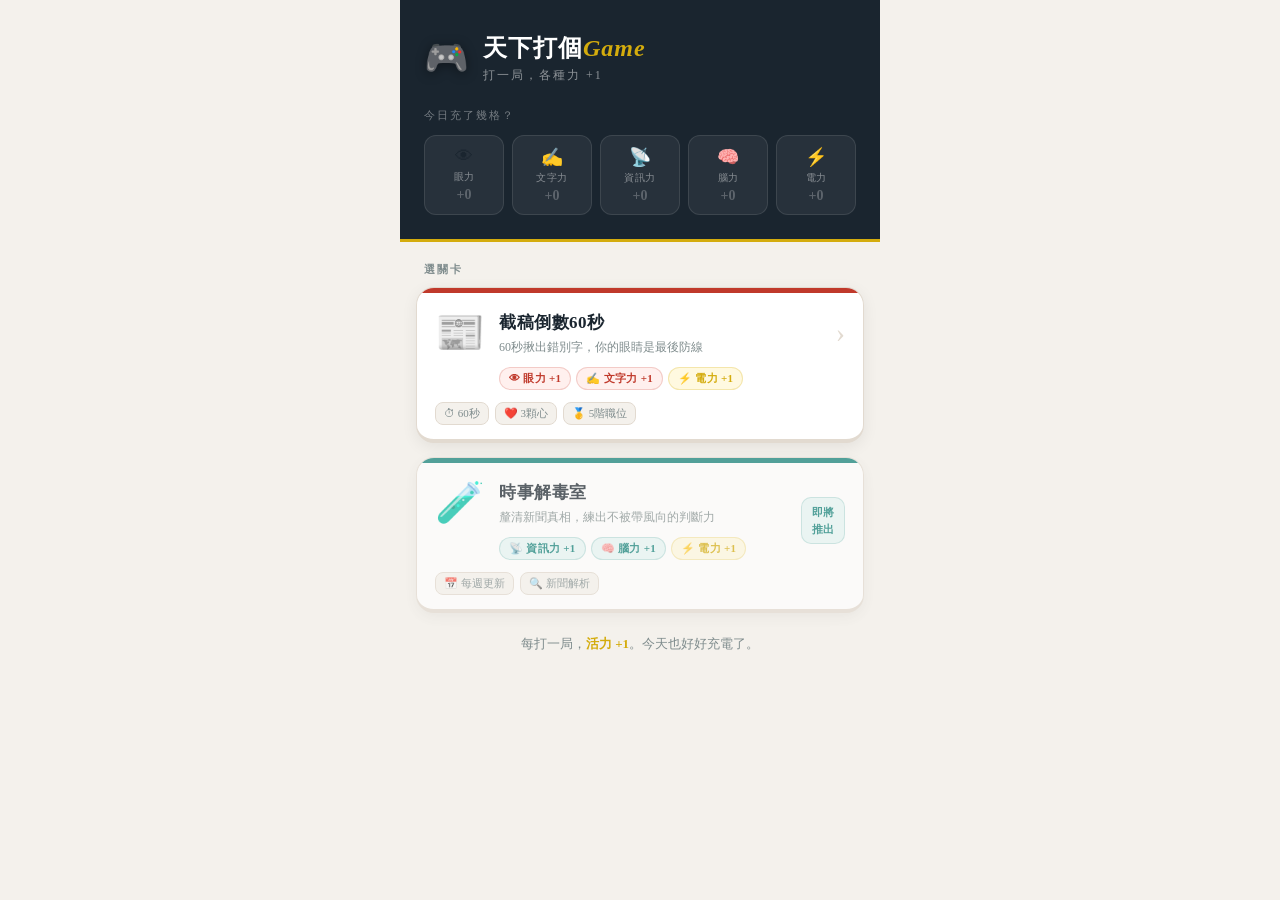
<file: index.html>
<!DOCTYPE html>
<html lang="zh-TW">
<head>
  <meta charset="UTF-8">
  <meta name="viewport" content="width=device-width, initial-scale=1.0">
  <title>天下打個Game</title>
  <link rel="stylesheet" href="lobby.css">
</head>
<body>

<div class="lobby-wrap">

  <!-- ── 品牌 Header ── -->
  <div class="lobby-header">
    <div class="brand-row">
      <div class="brand-icon">🎮</div>
      <div class="brand-text">
        <div class="brand-name">天下打個<span class="brand-game">Game</span></div>
        <div class="brand-sub">打一局，各種力 +1</div>
      </div>
    </div>
  </div>

  <!-- ── 今日能量板 ── -->
  <div class="energy-board">
    <div class="energy-title">今日充了幾格？</div>
    <div class="energy-stats" id="energy-stats">
      <div class="estat" data-key="eye">
        <span class="estat-icon">👁</span>
        <span class="estat-label">眼力</span>
        <span class="estat-plus" id="stat-eye">+0</span>
      </div>
      <div class="estat" data-key="word">
        <span class="estat-icon">✍️</span>
        <span class="estat-label">文字力</span>
        <span class="estat-plus" id="stat-word">+0</span>
      </div>
      <div class="estat" data-key="info">
        <span class="estat-icon">📡</span>
        <span class="estat-label">資訊力</span>
        <span class="estat-plus" id="stat-info">+0</span>
      </div>
      <div class="estat" data-key="brain">
        <span class="estat-icon">🧠</span>
        <span class="estat-label">腦力</span>
        <span class="estat-plus" id="stat-brain">+0</span>
      </div>
      <div class="estat" data-key="power">
        <span class="estat-icon">⚡</span>
        <span class="estat-label">電力</span>
        <span class="estat-plus" id="stat-power">+0</span>
      </div>
    </div>
  </div>

  <!-- ── 選關卡 ── -->
  <div class="section-label">選關卡</div>

  <div class="game-cards">

    <!-- 截稿倒數60秒 -->
    <a class="game-card card-red" href="proofreading.html">
      <div class="card-inner">
        <div class="card-left">
          <div class="card-emoji">📰</div>
          <div class="card-info">
            <div class="card-title">截稿倒數60秒</div>
            <div class="card-desc">60秒揪出錯別字，你的眼睛是最後防線</div>
            <div class="stat-chips">
              <span class="chip chip-red">👁 眼力 +1</span>
              <span class="chip chip-red">✍️ 文字力 +1</span>
              <span class="chip chip-yellow">⚡ 電力 +1</span>
            </div>
          </div>
        </div>
        <div class="card-arrow">›</div>
      </div>
      <div class="card-meta-row">
        <span class="meta-chip">⏱ 60秒</span>
        <span class="meta-chip">❤️ 3顆心</span>
        <span class="meta-chip">🥇 5階職位</span>
      </div>
    </a>

    <!-- 時事解毒室 -->
    <div class="game-card card-teal card-locked">
      <div class="card-inner">
        <div class="card-left">
          <div class="card-emoji">🧪</div>
          <div class="card-info">
            <div class="card-title">時事解毒室</div>
            <div class="card-desc">釐清新聞真相，練出不被帶風向的判斷力</div>
            <div class="stat-chips">
              <span class="chip chip-teal">📡 資訊力 +1</span>
              <span class="chip chip-teal">🧠 腦力 +1</span>
              <span class="chip chip-yellow">⚡ 電力 +1</span>
            </div>
          </div>
        </div>
        <div class="card-coming">即將<br>推出</div>
      </div>
      <div class="card-meta-row">
        <span class="meta-chip">📅 每週更新</span>
        <span class="meta-chip">🔍 新聞解析</span>
      </div>
    </div>

  </div>

  <!-- ── 底部說明 ── -->
  <div class="lobby-footer">
    <p>每打一局，<strong>活力 +1</strong>。今天也好好充電了。</p>
  </div>

</div>

<script>
const STREAK_KEY  = 'cw_charger_streak';
const PLAYED_KEY  = 'cw_played_today';

function getToday() {
  return new Date().toLocaleDateString('zh-TW');
}

function updateStats() {
  const today   = getToday();
  let played = {};
  try { played = JSON.parse(localStorage.getItem(PLAYED_KEY)) || {}; } catch {}

  const playedToday = played[today] || {};

  // 截稿倒數 → 眼力、文字力、電力
  const didProof = !!playedToday.proofreading;
  setPlus('stat-eye',   didProof ? '+1' : '+0', didProof);
  setPlus('stat-word',  didProof ? '+1' : '+0', didProof);
  setPlus('stat-power', didProof ? '+1' : '+0', didProof);

  // 時事解毒室 → 資訊力、腦力 (未推出，常態 +0)
  setPlus('stat-info',  '+0', false);
  setPlus('stat-brain', '+0', false);
}

function setPlus(id, text, active) {
  const el = document.getElementById(id);
  if (!el) return;
  el.textContent = text;
  el.classList.toggle('active', active);
  el.closest('.estat').classList.toggle('estat-active', active);
}

updateStats();
</script>

</body>
</html>
</file>
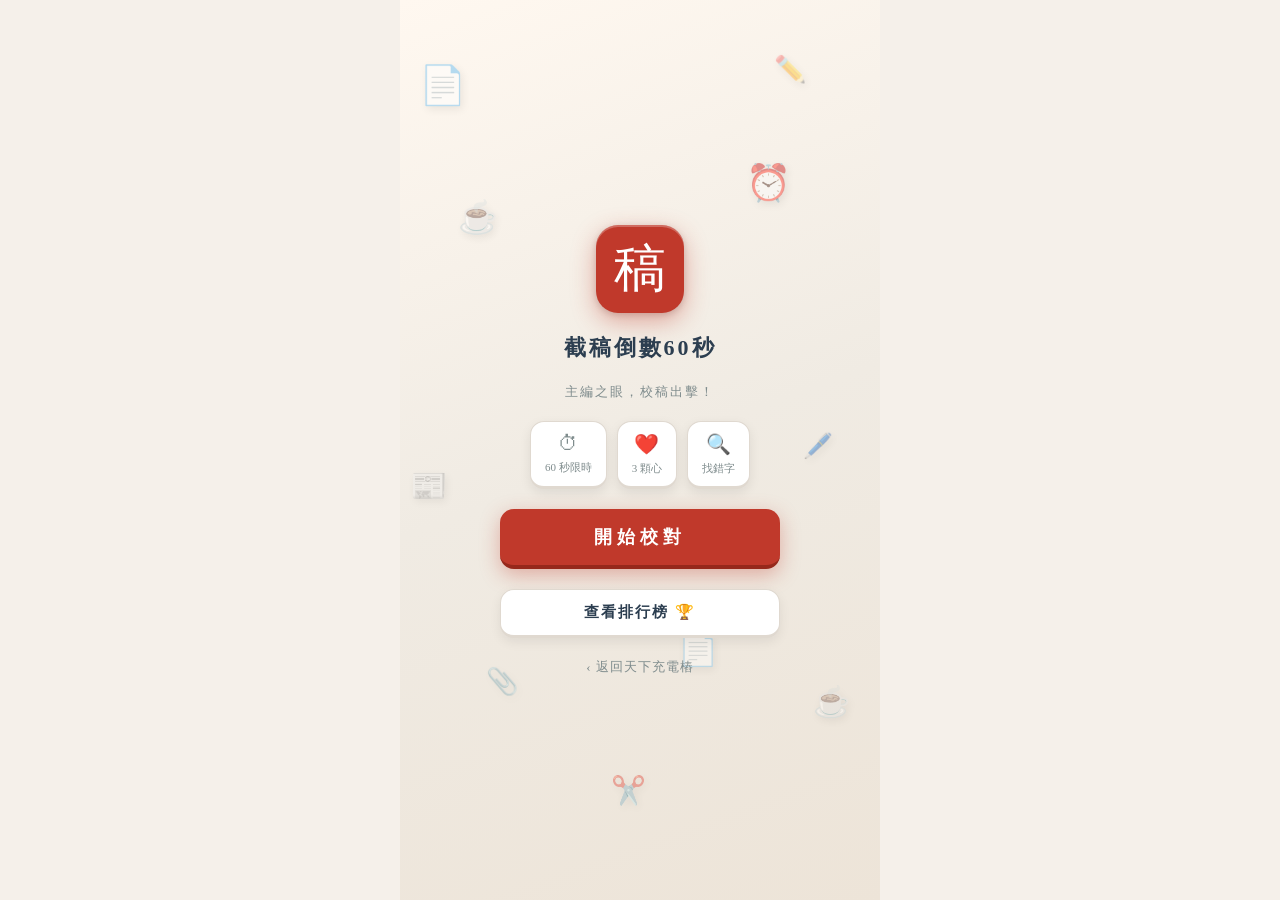
<file: proofreading.html>
<!DOCTYPE html>
<html lang="zh-TW">
<head>
  <meta charset="UTF-8">
  <meta name="viewport" content="width=device-width, initial-scale=1.0">
  <title>截稿倒數60秒</title>
  <link rel="stylesheet" href="style.css">
</head>
<body>

  <!-- ══════════ 開始畫面 ══════════ -->
  <div id="screen-start" class="screen active">
    <div class="start-wrap">

      <!-- 背景飄動裝飾 -->
      <div class="start-deco" aria-hidden="true">
        <span class="deco-item di-1">📄</span>
        <span class="deco-item di-2">✏️</span>
        <span class="deco-item di-3">☕</span>
        <span class="deco-item di-4">⏰</span>
        <span class="deco-item di-5">📰</span>
        <span class="deco-item di-6">🖊️</span>
        <span class="deco-item di-7">📄</span>
        <span class="deco-item di-8">📎</span>
        <span class="deco-item di-9">✂️</span>
        <span class="deco-item di-10">☕</span>
      </div>

      <div class="logo-box">稿</div>
      <h1 class="game-title">截稿倒數60秒</h1>
      <p class="game-sub">主編之眼，校稿出擊！</p>

      <div class="rule-row">
        <div class="rule-chip"><span class="icon">⏱</span>60 秒限時</div>
        <div class="rule-chip"><span class="icon">❤️</span>3 顆心</div>
        <div class="rule-chip"><span class="icon">🔍</span>找錯字</div>
      </div>

      <button id="start-btn" class="btn-primary">開始校對</button>
      <button id="lb-open-btn" class="btn-ghost">查看排行榜 🏆</button>
      <a href="index.html" style="position:relative;z-index:1;font-size:13px;color:var(--muted);text-decoration:none;letter-spacing:1px;">‹ 返回天下充電樁</a>
    </div>
  </div>

  <!-- ══════════ 遊戲畫面 ══════════ -->
  <div id="screen-game" class="screen">

    <div class="top-bar">
      <div class="hearts" id="hearts-display">❤️❤️❤️</div>

      <div class="timer-block">
        <div class="bar-label">剩餘時間</div>
        <div class="timer-num" id="global-timer">60</div>
      </div>

      <div class="score-block">
        <div class="score-label">分數</div>
        <div class="score-num" id="score-display">0</div>
        <div class="rank-display" id="rank-display">實習校稿員</div>
      </div>
    </div>

    <div class="bar-wrap">
      <div class="per-q-bar" id="per-q-bar"></div>
    </div>

    <div class="question-area">
      <p class="question-text" id="question-text">請找出文句中的錯字：</p>
    </div>

    <div class="char-tiles-area" id="char-tiles-area" style="display:none">
      <p class="ec-hint" id="ec-hint"></p>
      <div class="char-tiles" id="char-tiles"></div>
      <button id="char-confirm-btn" class="handwrite-submit-btn">確認</button>
    </div>

    <div class="explanation" id="explanation" style="display:none">
      <div class="answer-label" id="answer-label">✅ 正確答案：<span id="answer-display"></span></div>
      <div class="explanation-body" id="explanation-text"></div>
    </div>

  </div>

  <!-- ══════════ 結算畫面 ══════════ -->
  <div id="screen-end" class="screen">
    <div class="end-wrap">
      <div class="end-icon" id="end-icon">⏰</div>
      <h2 class="end-title" id="end-title">截稿時間到！</h2>
      <div class="final-score" id="final-score">0</div>
      <p class="unit-label">分</p>

      <div class="end-rank-badge" id="end-rank">實習校稿員</div>

      <div class="rank-ladder" id="rank-ladder"></div>

      <div class="stats-row">
        <div class="stat">
          <span class="stat-val" id="stat-correct">0</span>
          <span class="stat-label">答對</span>
        </div>
        <div class="stat">
          <span class="stat-val" id="stat-total">0</span>
          <span class="stat-label">作答</span>
        </div>
        <div class="stat">
          <span class="stat-val" id="stat-acc">0%</span>
          <span class="stat-label">正確率</span>
        </div>
      </div>

      <div class="new-record" id="new-record" style="display:none">🎉 新紀錄！</div>

      <button id="replay-btn" class="btn-primary">再校一輪</button>
      <button id="end-lb-btn" class="btn-ghost">查看排行榜 🏆</button>
      <button id="home-btn" class="btn-ghost">返回首頁</button>
    </div>
  </div>

  <!-- ══════════ 排行榜畫面 ══════════ -->
  <div id="screen-lb" class="screen">
    <div class="lb-header">
      <button id="lb-back-btn" class="lb-back-btn">‹ 返回</button>
      <h2 class="lb-title">排行榜</h2>
      <button id="lb-clear-btn" class="lb-clear-btn">清除</button>
    </div>
    <div class="lb-list" id="lb-list"></div>
    <p class="lb-empty" id="lb-empty" style="display:none">還沒有紀錄，快去挑戰吧！</p>
  </div>

  <script src="questions.js"></script>
  <script src="sounds.js"></script>
  <script src="game.js"></script>
</body>
</html>
</file>
<file: lobby.css>
*, *::before, *::after { box-sizing: border-box; margin: 0; padding: 0; }

:root {
  --red:      #C0392B;
  --red-lt:   #FFF0EE;
  --red-dk:   #8B1A10;
  --teal:     #0E7F77;
  --teal-lt:  #E6F6F5;
  --teal-dk:  #095951;
  --yellow:   #D4AC0D;
  --yellow-lt:#FFF9E0;
  --ink:      #1A252F;
  --muted:    #7F8C8D;
  --bg:       #F4F1EC;
  --card:     #FFFFFF;
  --border:   #E2DAD0;
}

body {
  font-family: 'Noto Serif TC', 'Microsoft JhengHei', '微軟正黑體', serif;
  background: var(--bg);
  color: var(--ink);
  min-height: 100dvh;
  display: flex;
  justify-content: center;
}

.lobby-wrap {
  width: 100%;
  max-width: 480px;
  min-height: 100dvh;
  display: flex;
  flex-direction: column;
  padding-bottom: 48px;
}

/* ══ HEADER ══ */
.lobby-header {
  padding: 32px 24px 24px;
  background: var(--ink);
}

.brand-row {
  display: flex;
  align-items: center;
  gap: 14px;
}

.brand-icon {
  font-size: 36px;
  line-height: 1;
  filter: drop-shadow(0 2px 6px rgba(0,0,0,.4));
}

.brand-name {
  font-size: 24px;
  font-weight: 900;
  letter-spacing: 1px;
  color: #FFFFFF;
}
.brand-game {
  color: var(--yellow);
  font-style: italic;
}
.brand-sub {
  font-size: 12px;
  color: rgba(255,255,255,.5);
  letter-spacing: 2px;
  margin-top: 3px;
}

/* ══ ENERGY BOARD ══ */
.energy-board {
  background: var(--ink);
  padding: 0 24px 24px;
  border-bottom: 3px solid var(--yellow);
}

.energy-title {
  font-size: 11px;
  letter-spacing: 2px;
  color: rgba(255,255,255,.4);
  margin-bottom: 12px;
  text-transform: uppercase;
}

.energy-stats {
  display: flex;
  gap: 8px;
  flex-wrap: wrap;
}

.estat {
  display: flex;
  flex-direction: column;
  align-items: center;
  gap: 3px;
  background: rgba(255,255,255,.06);
  border: 1px solid rgba(255,255,255,.1);
  border-radius: 12px;
  padding: 10px 12px;
  min-width: 58px;
  flex: 1;
  transition: background .2s, border-color .2s;
}
.estat-active {
  background: rgba(212,172,13,.12);
  border-color: rgba(212,172,13,.4);
}

.estat-icon  { font-size: 18px; }
.estat-label { font-size: 10px; color: rgba(255,255,255,.45); letter-spacing: 0.5px; }
.estat-plus  {
  font-size: 14px;
  font-weight: 900;
  color: rgba(255,255,255,.25);
  font-variant-numeric: tabular-nums;
  transition: color .2s;
}
.estat-plus.active {
  color: var(--yellow);
  text-shadow: 0 0 8px rgba(212,172,13,.6);
  animation: popIn .4s cubic-bezier(.34,1.56,.64,1);
}

@keyframes popIn {
  from { transform: scale(.6); opacity: 0; }
  to   { transform: scale(1);  opacity: 1; }
}

/* ══ SECTION LABEL ══ */
.section-label {
  font-size: 11px;
  font-weight: 700;
  letter-spacing: 2px;
  color: var(--muted);
  text-transform: uppercase;
  padding: 20px 24px 10px;
}

/* ══ GAME CARDS ══ */
.game-cards {
  display: flex;
  flex-direction: column;
  gap: 14px;
  padding: 0 16px;
}

.game-card {
  display: block;
  text-decoration: none;
  background: var(--card);
  border-radius: 18px;
  border: 1.5px solid var(--border);
  border-bottom: 4px solid var(--border);
  overflow: hidden;
  box-shadow: 0 4px 16px rgba(0,0,0,.07);
  transition: transform .12s, box-shadow .12s;
  cursor: pointer;
}
.game-card:not(.card-locked):hover {
  transform: translateY(-3px);
  box-shadow: 0 8px 24px rgba(0,0,0,.12);
}
.game-card:not(.card-locked):active {
  transform: translateY(1px);
  box-shadow: 0 2px 8px rgba(0,0,0,.08);
}

/* top accent bar */
.game-card::before {
  content: '';
  display: block;
  height: 5px;
}
.card-red::before   { background: var(--red); }
.card-teal::before  { background: var(--teal); }

.card-locked {
  cursor: default;
  opacity: .7;
}

.card-inner {
  display: flex;
  align-items: flex-start;
  gap: 14px;
  padding: 18px 18px 12px;
}

.card-emoji {
  font-size: 40px;
  line-height: 1;
  flex-shrink: 0;
  margin-top: 2px;
}

.card-left {
  display: flex;
  gap: 14px;
  flex: 1;
  min-width: 0;
}

.card-info { flex: 1; min-width: 0; }

.card-title {
  font-size: 17px;
  font-weight: 900;
  color: var(--ink);
  letter-spacing: 0.5px;
  margin-bottom: 4px;
}

.card-desc {
  font-size: 12px;
  color: var(--muted);
  line-height: 1.6;
  margin-bottom: 10px;
}

/* stat chips */
.stat-chips {
  display: flex;
  flex-wrap: wrap;
  gap: 5px;
}

.chip {
  font-size: 11px;
  font-weight: 700;
  padding: 3px 9px;
  border-radius: 20px;
  white-space: nowrap;
  letter-spacing: 0.3px;
}
.chip-red {
  background: var(--red-lt);
  color: var(--red);
  border: 1px solid rgba(192,57,43,.2);
}
.chip-teal {
  background: var(--teal-lt);
  color: var(--teal);
  border: 1px solid rgba(14,127,119,.2);
}
.chip-yellow {
  background: var(--yellow-lt);
  color: var(--yellow);
  border: 1px solid rgba(212,172,13,.25);
}

/* arrow */
.card-arrow {
  font-size: 28px;
  color: var(--border);
  font-weight: 300;
  line-height: 1;
  flex-shrink: 0;
  margin-top: 8px;
}
.card-red:hover .card-arrow   { color: var(--red); }

.card-coming {
  font-size: 11px;
  font-weight: 700;
  color: var(--teal);
  background: var(--teal-lt);
  border: 1px solid rgba(14,127,119,.2);
  border-radius: 10px;
  padding: 6px 10px;
  text-align: center;
  line-height: 1.5;
  flex-shrink: 0;
  align-self: center;
}

/* meta row */
.card-meta-row {
  display: flex;
  gap: 6px;
  padding: 0 18px 14px;
  flex-wrap: wrap;
}
.meta-chip {
  font-size: 11px;
  color: var(--muted);
  background: var(--bg);
  border: 1px solid var(--border);
  border-radius: 8px;
  padding: 3px 8px;
}

/* ══ FOOTER ══ */
.lobby-footer {
  margin: 20px 24px 0;
  text-align: center;
  font-size: 13px;
  color: var(--muted);
  line-height: 1.7;
}
.lobby-footer strong {
  color: var(--yellow);
  font-weight: 900;
}
</file>
<file: style.css>
*, *::before, *::after { box-sizing: border-box; margin: 0; padding: 0; }

:root {
  --red:    #C0392B;
  --red-dk: #96281B;
  --gold:   #D4AC0D;
  --gold-lt:#FFF3CD;
  --navy:   #1A252F;
  --ok:     #27AE60;
  --fail:   #E74C3C;
  --bg:     #F5F0EA;
  --card:   #FFFFFF;
  --muted:  #7F8C8D;
  --ink:    #2C3E50;
  --border: #E0D9D0;
}

body {
  font-family: 'Noto Serif TC', 'Microsoft JhengHei', '微軟正黑體', serif;
  background: var(--bg);
  color: var(--navy);
  min-height: 100dvh;
  display: flex;
  align-items: center;
  justify-content: center;
}

/* ── screens ── */
.screen {
  display: none;
  flex-direction: column;
  width: 100%;
  max-width: 480px;
  min-height: 100dvh;
}
.screen.active { display: flex; }

/* ═══════════════════════ START ═══════════════════════ */
.start-wrap {
  position: relative;
  display: flex;
  flex-direction: column;
  align-items: center;
  justify-content: center;
  gap: 20px;
  padding: 48px 28px;
  min-height: 100dvh;
  overflow: hidden;
  background: linear-gradient(160deg, #FFF8F0 0%, #F0EBE3 50%, #EDE4D8 100%);
}

/* ── 飄動裝飾（编輯室忙碌感） ── */
.start-deco {
  position: absolute;
  inset: 0;
  pointer-events: none;
  z-index: 0;
}
.deco-item {
  position: absolute;
  filter: drop-shadow(2px 3px 4px rgba(0,0,0,.15));
}

.di-1  { left: 4%;  top: 7%;  font-size: 38px; opacity:.5; animation: driftA 6.0s ease-in-out infinite; }
.di-2  { left: 78%; top: 6%;  font-size: 26px; opacity:.4; animation: driftB 7.2s ease-in-out infinite; animation-delay:-1.5s; }
.di-3  { left: 12%; top: 22%; font-size: 32px; opacity:.45; animation: driftC 8.0s ease-in-out infinite; animation-delay:-2s; }
.di-4  { left: 72%; top: 18%; font-size: 36px; opacity:.5; animation: driftA 5.5s ease-in-out infinite; animation-delay:-0.8s; }
.di-5  { left: 2%;  top: 52%; font-size: 30px; opacity:.38; animation: driftB 9.0s ease-in-out infinite; animation-delay:-3s; }
.di-6  { left: 84%; top: 48%; font-size: 24px; opacity:.42; animation: driftC 6.5s ease-in-out infinite; animation-delay:-2.5s; }
.di-7  { left: 58%; top: 70%; font-size: 32px; opacity:.4; animation: driftA 7.5s ease-in-out infinite; animation-delay:-1s; }
.di-8  { left: 18%; top: 74%; font-size: 26px; opacity:.35; animation: driftB 5.0s ease-in-out infinite; animation-delay:-4s; }
.di-9  { left: 44%; top: 86%; font-size: 28px; opacity:.4; animation: driftC 8.5s ease-in-out infinite; animation-delay:-1.8s; }
.di-10 { left: 86%; top: 76%; font-size: 30px; opacity:.38; animation: driftA 6.2s ease-in-out infinite; animation-delay:-3.5s; }

@keyframes driftA {
  0%,100% { transform: translateY(0)    rotate(-6deg); }
  40%      { transform: translateY(-20px) rotate(7deg); }
  70%      { transform: translateY(-8px)  rotate(-10deg); }
}
@keyframes driftB {
  0%,100% { transform: translateY(0)     rotate(8deg); }
  35%      { transform: translateY(-24px) rotate(-5deg); }
  65%      { transform: translateY(-10px) rotate(12deg); }
}
@keyframes driftC {
  0%,100% { transform: translateY(0)    rotate(-2deg) scale(1); }
  50%      { transform: translateY(-16px) rotate(9deg) scale(1.06); }
}

/* ── start content ── */
.logo-box {
  position: relative; z-index: 1;
  width: 88px; height: 88px;
  background: var(--red);
  color: #fff;
  font-size: 52px;
  display: flex; align-items: center; justify-content: center;
  border-radius: 22px;
  box-shadow:
    0 2px 0 rgba(255,255,255,.25) inset,
    0 8px 24px rgba(192,57,43,.4),
    0 2px 6px rgba(0,0,0,.15);
}

.game-title {
  position: relative; z-index: 1;
  font-size: 22px; font-weight: 900; letter-spacing: 3px;
  color: var(--ink);
}
.game-sub {
  position: relative; z-index: 1;
  font-size: 13px; color: var(--muted); letter-spacing: 2px;
}

/* rule chips */
.rule-row { position: relative; z-index: 1; display: flex; gap: 10px; }
.rule-chip {
  display: flex; flex-direction: column; align-items: center; gap: 5px;
  background: var(--card);
  border: 1px solid var(--border);
  border-bottom: 3px solid var(--border);
  border-radius: 14px; padding: 10px 14px;
  font-size: 11px; color: var(--muted);
  box-shadow: 0 4px 12px rgba(0,0,0,.08);
}
.rule-chip .icon { font-size: 20px; }

/* ── buttons ── */
.btn-primary {
  position: relative; z-index: 1;
  width: 100%; max-width: 280px;
  padding: 16px; border: none; border-radius: 14px;
  background: var(--red); color: #fff;
  font-size: 18px; font-weight: 700; letter-spacing: 5px;
  cursor: pointer; font-family: inherit;
  border-bottom: 4px solid var(--red-dk);
  box-shadow: 0 6px 20px rgba(192,57,43,.35);
  transition: transform .09s, border-bottom-width .09s, box-shadow .09s;
}
.btn-primary:hover   { box-shadow: 0 8px 26px rgba(192,57,43,.45); }
.btn-primary:active  {
  transform: translateY(3px);
  border-bottom-width: 1px;
  box-shadow: 0 2px 10px rgba(192,57,43,.3);
}

.btn-ghost {
  position: relative; z-index: 1;
  width: 100%; max-width: 280px;
  padding: 13px; border-radius: 14px;
  background: var(--card); color: var(--ink);
  font-size: 15px; font-weight: 600; letter-spacing: 2px;
  cursor: pointer; font-family: inherit;
  border: 1.5px solid var(--border);
  border-bottom: 3px solid var(--border);
  box-shadow: 0 4px 12px rgba(0,0,0,.07);
  transition: transform .09s, border-bottom-width .09s, background .15s;
}
.btn-ghost:hover  { background: #FAF6F0; }
.btn-ghost:active {
  transform: translateY(2px);
  border-bottom-width: 1px;
}

/* ═══════════════════════ GAME ════════════════════════ */
#screen-game { background: var(--bg); }

.top-bar {
  display: flex; align-items: center; justify-content: space-between;
  padding: 12px 20px 10px;
  background: var(--card);
  box-shadow: 0 2px 10px rgba(0,0,0,.07);
  border-bottom: 1px solid var(--border);
}
.hearts { font-size: 20px; letter-spacing: 2px; min-width: 80px; }

.timer-block {
  text-align: center;
  background: var(--bg);
  border: 1px solid var(--border);
  border-radius: 12px;
  padding: 4px 16px;
  min-width: 80px;
  box-shadow: 0 2px 6px rgba(0,0,0,.06);
}
.bar-label, .score-label { font-size: 10px; color: var(--muted); letter-spacing: 1px; }
.timer-num {
  font-size: 44px; font-weight: 900; line-height: 1;
  font-variant-numeric: tabular-nums;
  min-width: 64px; text-align: center;
  color: var(--ink);
}
.timer-num.urgent { color: var(--fail); animation: pulse .5s infinite alternate; }
@keyframes pulse { to { transform: scale(1.06); } }

.score-block { text-align: right; min-width: 80px; }
.score-num {
  font-size: 26px; font-weight: 900; line-height: 1;
  font-variant-numeric: tabular-nums;
  color: var(--ink);
}
.rank-display {
  font-size: 10px; color: var(--red); font-weight: 700;
  letter-spacing: 0.5px; margin-top: 2px; white-space: nowrap;
}

/* per-question bar */
.bar-wrap { height: 5px; background: #E8E0D6; }
.per-q-bar {
  height: 100%;
  background: linear-gradient(90deg, var(--gold), var(--red));
  transition: width .08s linear;
}
.per-q-bar.low {
  background: var(--fail);
  animation: barPulse .35s infinite alternate;
}
@keyframes barPulse { from { opacity: 1; } to { opacity: .45; } }

/* question */
.question-area { padding: 16px 24px 8px; }
.question-text {
  font-size: 15px; line-height: 1.75; font-weight: 600;
  color: var(--muted); letter-spacing: 1px;
}

/* errorchar */
.char-tiles-area {
  display: flex; flex-direction: column; align-items: center;
  gap: 14px; padding: 8px 24px 20px;
}
.ec-hint { font-size: 13px; color: var(--muted); letter-spacing: 1px; }
.char-tiles {
  display: flex; flex-wrap: wrap; justify-content: center;
  gap: 8px; max-width: 380px;
}
.char-tile {
  width: 52px; height: 56px;
  display: flex; align-items: center; justify-content: center;
  font-size: 26px; font-weight: 700;
  background: var(--card);
  border: 1.5px solid #DDD;
  border-bottom: 4px solid #CCC;
  border-radius: 12px;
  color: var(--navy);
  cursor: pointer; font-family: inherit;
  user-select: none;
  box-shadow: 0 3px 8px rgba(0,0,0,.08);
  transition: transform .09s, border-bottom-width .09s, box-shadow .09s, background .1s, border-color .1s;
}
.char-tile:active:not(:disabled) {
  transform: translateY(3px);
  border-bottom-width: 1px;
  box-shadow: 0 1px 4px rgba(0,0,0,.08);
}
.char-tile.selected {
  border-color: var(--red); border-bottom-color: var(--red-dk);
  background: rgba(192,57,43,.06); color: var(--red);
  box-shadow: 0 3px 10px rgba(192,57,43,.2);
}
.char-tile.tile-correct {
  background: #EAFAF1; border-color: var(--ok); border-bottom-color: #1A6E3C;
  color: var(--ok); cursor: default;
}
.char-tile.tile-wrong {
  background: #FDEDEC; border-color: var(--fail); border-bottom-color: #8B1A10;
  color: var(--fail); cursor: default;
}
.char-tile.tile-missed {
  background: #FEF9E7; border-color: var(--gold); border-bottom-color: #9A6E00;
  color: #9A6E00; cursor: default;
}
.char-tile.tile-plain { cursor: default; }

.handwrite-submit-btn {
  padding: 12px 44px;
  background: var(--red); color: #fff;
  border: none; border-bottom: 4px solid var(--red-dk);
  border-radius: 12px;
  font-size: 16px; font-weight: 700; letter-spacing: 3px;
  cursor: pointer; font-family: inherit;
  box-shadow: 0 5px 16px rgba(192,57,43,.35);
  transition: transform .09s, border-bottom-width .09s, opacity .15s;
}
.handwrite-submit-btn:hover:not(:disabled) { box-shadow: 0 7px 20px rgba(192,57,43,.45); }
.handwrite-submit-btn:active:not(:disabled) {
  transform: translateY(3px); border-bottom-width: 1px;
}
.handwrite-submit-btn:disabled { opacity: .4; cursor: default; }

/* explanation */
.explanation {
  margin: 0 24px 16px; padding: 12px 16px;
  background: var(--card);
  border-left: 4px solid var(--ok);
  border-radius: 0 12px 12px 0;
  border: 1px solid #DDD; border-left: 4px solid var(--ok);
  box-shadow: 0 3px 10px rgba(0,0,0,.06);
  animation: fadeUp .28s ease;
}
.answer-label {
  font-size: 15px; font-weight: 700; color: var(--ok);
  margin-bottom: 6px; letter-spacing: 1px;
}
.explanation-body { font-size: 13px; color: var(--muted); line-height: 1.7; }
@keyframes fadeUp { from { opacity:0; transform:translateY(5px); } to { opacity:1; } }

/* float score */
.float-score {
  position: fixed; top: 72px; right: 26px;
  font-size: 22px; font-weight: 900; color: var(--gold);
  pointer-events: none; z-index: 200;
  animation: floatUp .9s ease forwards;
}
@keyframes floatUp {
  0%   { opacity:1; transform:translateY(0); }
  100% { opacity:0; transform:translateY(-44px); }
}

/* float level-up */
.float-level-up {
  position: fixed; top: 50%; left: 50%; transform: translate(-50%,-50%);
  background: linear-gradient(135deg, var(--gold), #f39c12);
  color: #fff;
  font-size: 18px; font-weight: 900; letter-spacing: 3px;
  padding: 14px 28px; border-radius: 28px;
  border-bottom: 4px solid #9A6E00;
  box-shadow: 0 8px 28px rgba(212,172,13,.5);
  pointer-events: none; z-index: 300;
  animation: levelUpPop 1.8s ease forwards;
}
@keyframes levelUpPop {
  0%   { opacity:0; transform:translate(-50%,-50%) scale(.6); }
  15%  { opacity:1; transform:translate(-50%,-50%) scale(1.08); }
  30%  { transform:translate(-50%,-50%) scale(1); }
  70%  { opacity:1; }
  100% { opacity:0; transform:translate(-50%,-60%); }
}

/* ═══════════════════════ END ═════════════════════════ */
.end-wrap {
  display: flex; flex-direction: column;
  align-items: center; justify-content: center;
  gap: 14px; padding: 48px 28px;
  min-height: 100dvh;
  background: linear-gradient(160deg, #FFF8F0 0%, #F0EBE3 60%, #EDE4D8 100%);
}
.end-icon    { font-size: 64px; }
.end-title   { font-size: 24px; font-weight: 900; letter-spacing: 4px; }
.final-score { font-size: 78px; font-weight: 900; color: var(--red); line-height: 1; }
.unit-label  { font-size: 16px; color: var(--muted); margin-top: -8px; }

.end-rank-badge {
  background: var(--ink); color: #fff;
  font-size: 15px; font-weight: 900; letter-spacing: 3px;
  padding: 8px 24px; border-radius: 24px;
  border-bottom: 3px solid rgba(0,0,0,.3);
  box-shadow: 0 4px 14px rgba(0,0,0,.2);
  animation: popIn .4s cubic-bezier(.34,1.56,.64,1);
}

/* rank ladder */
.rank-ladder {
  display: flex; flex-direction: column; gap: 6px;
  width: 100%; max-width: 300px;
}
.rl-row {
  display: flex; align-items: center; gap: 10px;
  padding: 8px 14px; border-radius: 12px;
  border: 1.5px solid var(--border);
  border-bottom: 3px solid var(--border);
  background: var(--card);
  opacity: .4;
  box-shadow: 0 2px 6px rgba(0,0,0,.05);
}
.rl-row.rl-boss {
  border-color: #D4AC0D;
  border-bottom-color: #9A6E00;
  background: #FFFBE8;
}
.rl-row.rl-current {
  border-color: var(--red); border-bottom-color: var(--red-dk);
  background: rgba(192,57,43,.05); opacity: 1;
  box-shadow: 0 4px 14px rgba(192,57,43,.15);
}
.rl-row.rl-current.rl-boss {
  border-color: var(--gold); border-bottom-color: #9A6E00;
  background: rgba(212,172,13,.08);
  box-shadow: 0 4px 14px rgba(212,172,13,.3);
}
.rl-row.rl-achieved { opacity: .75; }
.rl-icon  { font-size: 18px; min-width: 22px; text-align: center; }
.rl-title { flex: 1; font-size: 13px; font-weight: 700; color: var(--ink); display: flex; align-items: center; gap: 6px; }
.rl-min   { font-size: 11px; color: var(--muted); white-space: nowrap; }
.rl-here  { font-size: 11px; font-weight: 900; color: var(--red); white-space: nowrap; }
.rl-boss-tag {
  font-size: 10px; font-weight: 700; color: var(--gold);
  background: var(--gold-lt);
  border: 1px solid var(--gold);
  border-radius: 6px; padding: 1px 6px;
  white-space: nowrap;
}

.stats-row { display: flex; gap: 28px; margin: 4px 0 12px; }
.stat { display: flex; flex-direction: column; align-items: center; gap: 4px; }
.stat-val   { font-size: 30px; font-weight: 900; }
.stat-label { font-size: 12px; color: var(--muted); letter-spacing: 1px; }

.new-record {
  background: linear-gradient(135deg, var(--gold), #f39c12);
  color: #fff;
  font-size: 15px; font-weight: 900; letter-spacing: 3px;
  padding: 8px 24px; border-radius: 24px;
  border-bottom: 3px solid #9A6E00;
  box-shadow: 0 4px 14px rgba(212,172,13,.45);
  animation: popIn .4s cubic-bezier(.34,1.56,.64,1);
}
@keyframes popIn { from { transform:scale(.6); opacity:0; } to { transform:scale(1); opacity:1; } }

/* ═══════════════════════ LEADERBOARD ════════════════ */
#screen-lb { background: var(--bg); }

.lb-header {
  display: flex; align-items: center; justify-content: space-between;
  padding: 16px 20px;
  background: var(--card);
  box-shadow: 0 2px 8px rgba(0,0,0,.06);
  border-bottom: 1px solid var(--border);
  position: sticky; top: 0; z-index: 10;
}
.lb-title { font-size: 18px; font-weight: 900; letter-spacing: 4px; }

.lb-back-btn {
  padding: 8px 14px; border: none; border-radius: 8px;
  background: transparent; color: var(--red);
  font-size: 16px; font-weight: 700; cursor: pointer; font-family: inherit;
}
.lb-back-btn:hover { background: rgba(192,57,43,.07); }

.lb-clear-btn {
  padding: 8px 14px; border: 1px solid #DDD; border-radius: 8px;
  background: transparent; color: var(--muted);
  font-size: 13px; cursor: pointer; font-family: inherit;
}
.lb-clear-btn:hover { border-color: var(--fail); color: var(--fail); }

.lb-list { padding: 16px 20px; display: flex; flex-direction: column; gap: 10px; }

.lb-row {
  display: flex; align-items: center; gap: 14px;
  background: var(--card);
  border: 1.5px solid var(--border);
  border-bottom: 3px solid #D0C8BE;
  border-radius: 14px; padding: 14px 18px;
  box-shadow: 0 3px 10px rgba(0,0,0,.06);
  transition: transform .12s, box-shadow .12s;
}
.lb-row:hover { transform: translateY(-2px); box-shadow: 0 6px 16px rgba(0,0,0,.1); }
.lb-row.lb-top {
  border-color: var(--gold); border-bottom-color: #9A6E00;
  box-shadow: 0 4px 16px rgba(212,172,13,.2);
}

.lb-rank { font-size: 26px; min-width: 36px; text-align: center; }
.rank-num {
  display: inline-block; width: 32px; height: 32px; line-height: 32px;
  background: #F0F0F0; border-radius: 50%;
  font-size: 14px; font-weight: 700; color: var(--muted); text-align: center;
}

.lb-score {
  font-size: 26px; font-weight: 900; color: var(--navy);
  flex: 1; font-variant-numeric: tabular-nums;
}
.lb-unit { font-size: 13px; font-weight: 400; color: var(--muted); margin-left: 2px; }

.lb-meta { display: flex; flex-direction: column; align-items: flex-end; gap: 3px; }
.lb-title-tag { font-size: 11px; font-weight: 700; color: var(--red); letter-spacing: 1px; }
.lb-correct { font-size: 12px; font-weight: 700; color: var(--ok); }
.lb-acc     { font-size: 12px; color: var(--muted); }
.lb-date    { font-size: 11px; color: #BDC3C7; }

.lb-empty {
  text-align: center; color: var(--muted);
  font-size: 15px; padding: 60px 24px; letter-spacing: 1px;
}
</file>
